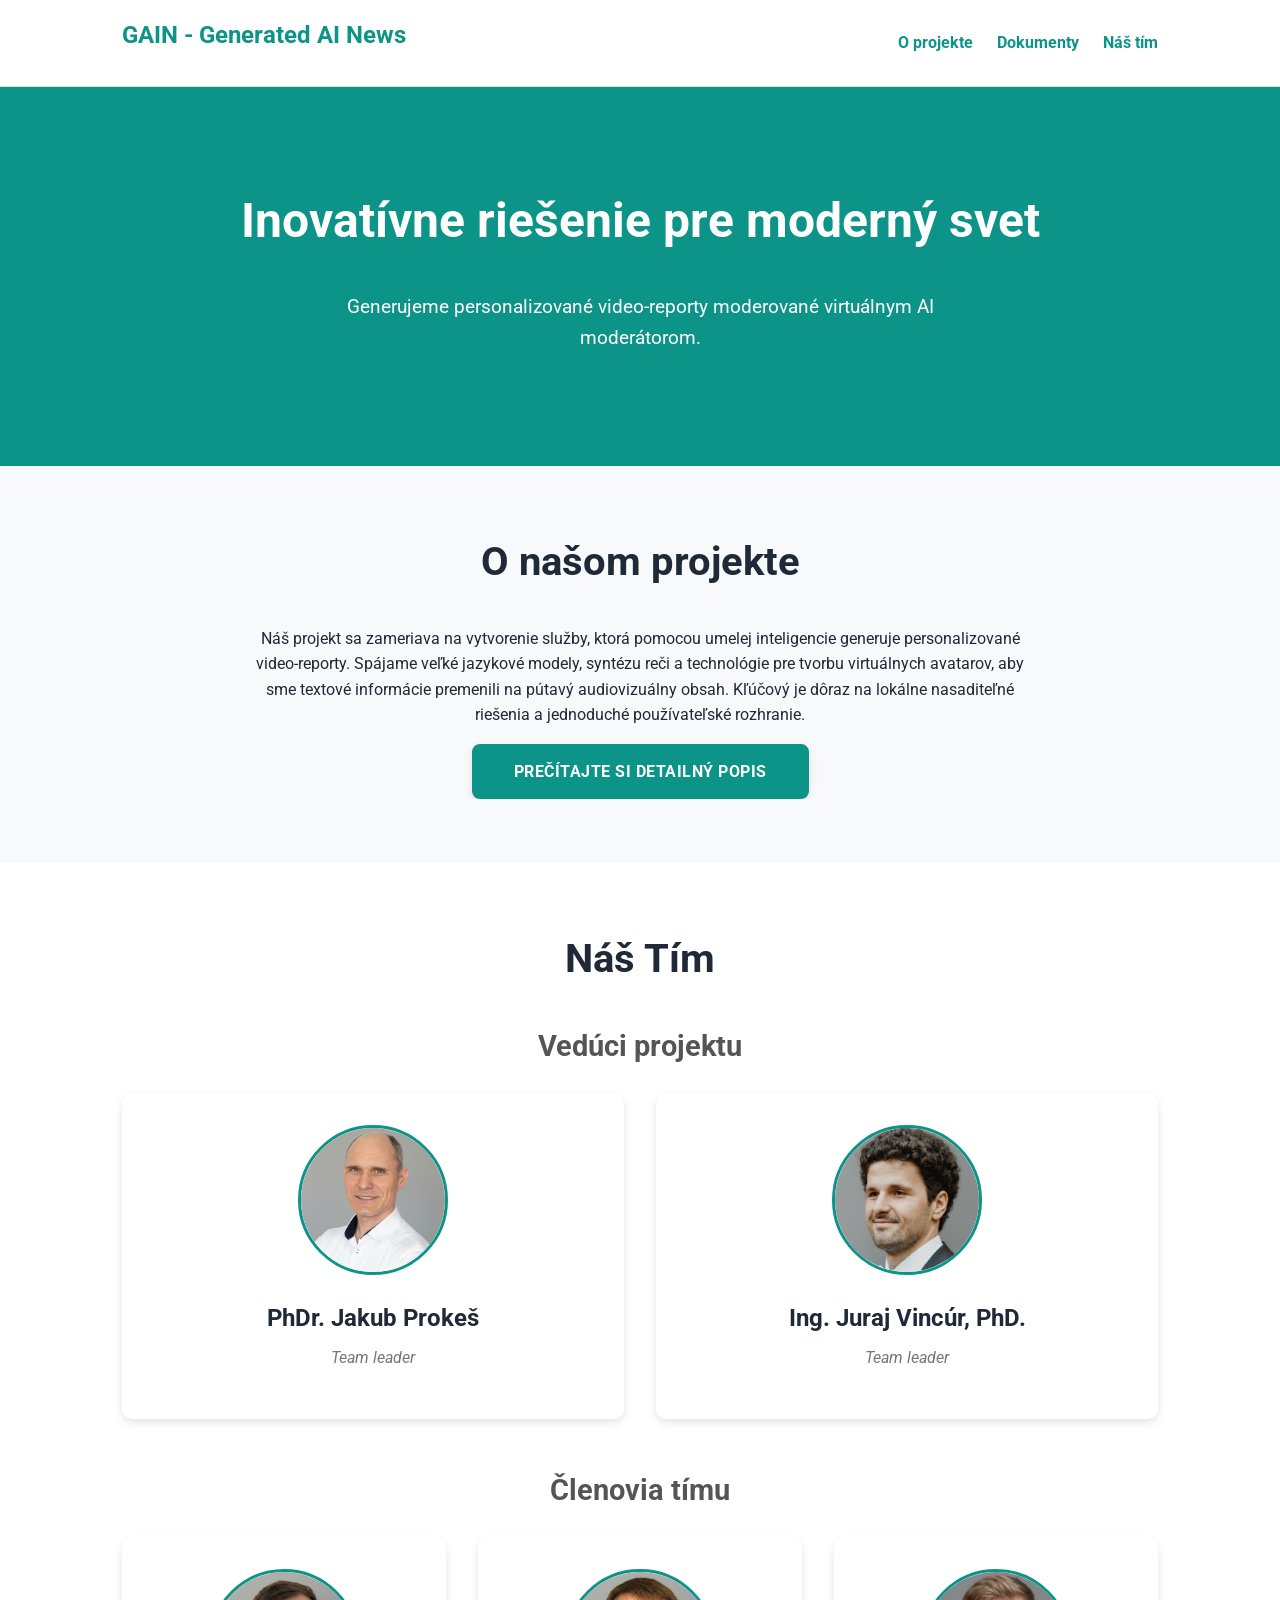
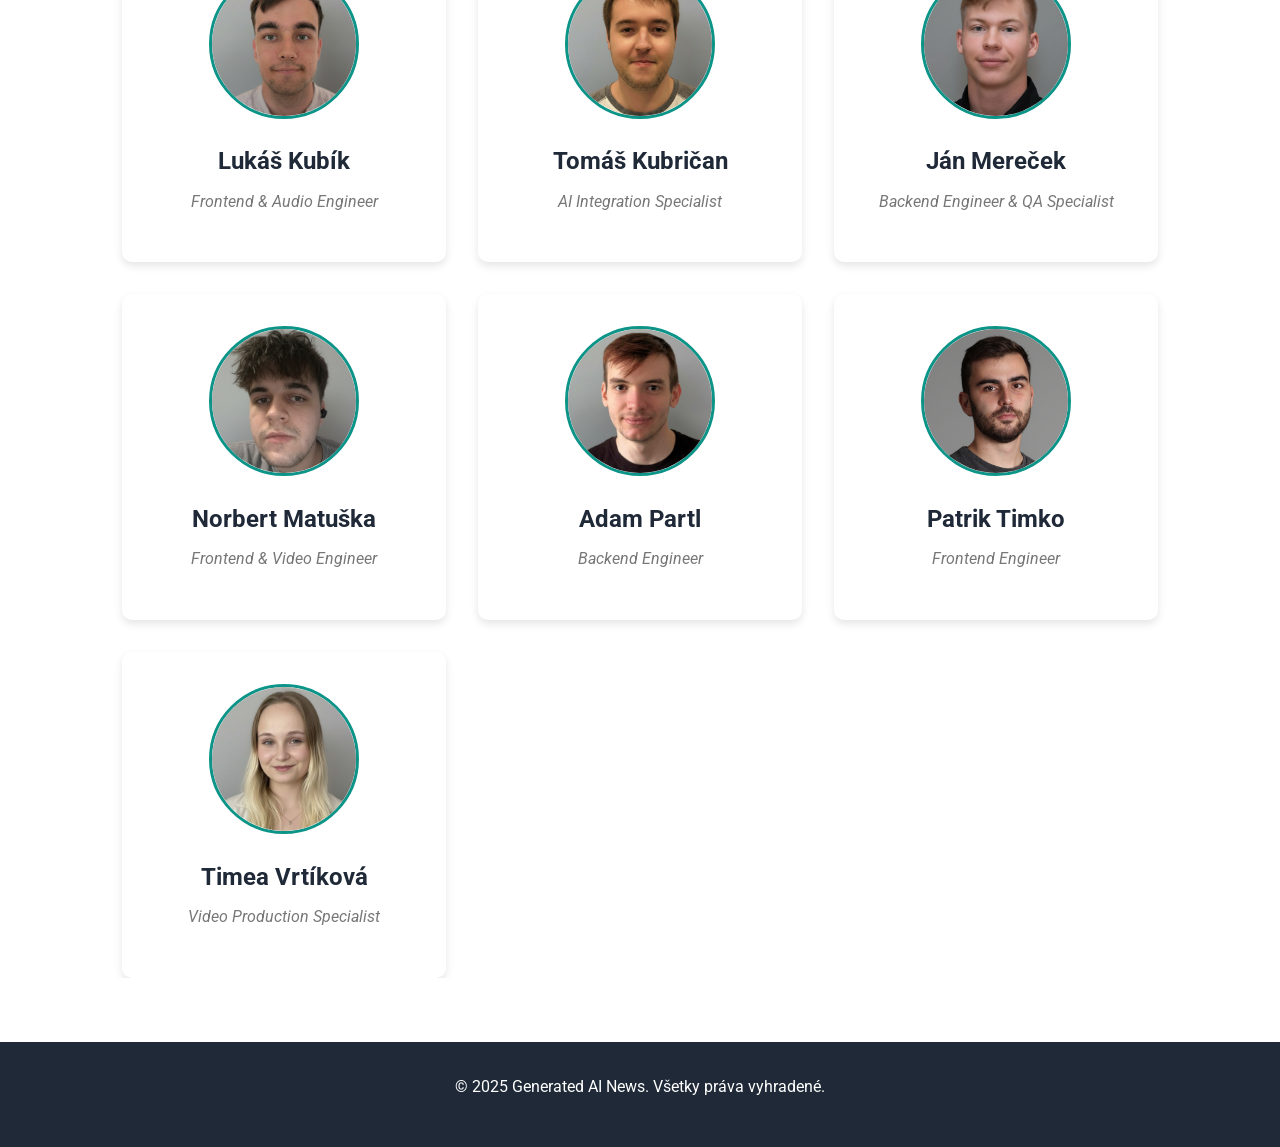
<file: index.html>
<!DOCTYPE html>
<html lang="sk">
<head>
    <meta charset="UTF-8">
    <meta name="viewport" content="width=device-width, initial-scale=1.0">
    <title>GAIN - Generated AI News</title>
    <link rel="stylesheet" href="style.css">
    <link rel="preconnect" href="https://fonts.googleapis.com">
    <link rel="preconnect" href="https://fonts.gstatic.com" crossorigin>
    <link href="https://fonts.googleapis.com/css2?family=Roboto:wght@400;700&display=swap" rel="stylesheet">
    <link rel="apple-touch-icon" sizes="180x180" href="apple-touch-icon.png">
    <link rel="icon" type="image/png" sizes="32x32" href="favicon-32x32.png">
    <link rel="icon" type="image/png" sizes="16x16" href="favicon-16x16.png">
    <link rel="manifest" href="site.webmanifest">
</head>
<body>

    <!-- HLAVIČKA S NAVIGÁCIOU -->
    <header>
        <div class="container">
            <a href="index.html" class="logo-link"><h1 class="logo">GAIN - Generated AI News</h1></a>
            <nav>
                <ul>
                    <li><a href="projekt.html">O projekte</a></li>
                    <li><a href="dokumenty.html">Dokumenty</a></li>
                    <li><a href="#tim">Náš tím</a></li>
                </ul>
            </nav>
        </div>
    </header>

    <main>
        <!-- ÚVODNÁ SEKCIA (HERO) -->
        <section id="hero">
            <div class="container">
                <h2>Inovatívne riešenie pre moderný svet</h2>
                <p>Generujeme personalizované video-reporty moderované virtuálnym AI moderátorom.</p>
            </div>
        </section>

        <!-- SEKCIA O PROJEKTE (SKRÁTENÁ VERZIA) -->
        <section id="o-projekte">
            <div class="container">
                <h2>O našom projekte</h2>
                <p>Náš projekt sa zameriava na vytvorenie služby, ktorá pomocou umelej inteligencie generuje personalizované video-reporty. Spájame veľké jazykové modely, syntézu reči a technológie pre tvorbu virtuálnych avatarov, aby sme textové informácie premenili na pútavý audiovizuálny obsah. Kľúčový je dôraz na lokálne nasaditeľné riešenia a jednoduché používateľské rozhranie.</p>
                <a href="projekt.html" class="button">Prečítajte si detailný popis</a>
            </div>
        </section>

        <!-- SEKCIA NÁŠ TÍM -->
        <section id="tim">
            <div class="container">
                <h2>Náš Tím</h2>
                <h3 class="podnadpis-timu">Vedúci projektu</h3>
                <div class="tim-grid">
                    <div class="clen-timu">
                        <img src="fotky/upravene/Jakub_Prokeš.png" alt="Fotka Jakuba Prokeša">
                        <h3>PhDr. Jakub Prokeš</h3>
                        <p class="rola">Team leader</p>
                    </div>
                    <div class="clen-timu">
                        <img src="fotky/upravene/Juraj_Vincúr.png" alt="Fotka Juraja Vincúra">
                        <h3>Ing. Juraj Vincúr, PhD.</h3>
                        <p class="rola">Team leader</p>
                    </div>
                </div>
                <h3 class="podnadpis-timu">Členovia tímu</h3>
                <div class="tim-grid">
                    <div class="clen-timu"><img src="fotky/upravene/Lukáš_Kubík.png" alt="Fotka Lukáša Kubíka"><h3>Lukáš Kubík</h3><p class="rola">Frontend & Audio Engineer</p></div>
                    <div class="clen-timu"><img src="fotky/upravene/Tomáš_Kubričan.png" alt="Fotka Tomáša Kubričana"><h3>Tomáš Kubričan</h3><p class="rola">AI Integration Specialist</p></div>
                    <div class="clen-timu"><img src="fotky/upravene/Ján_Mereček.png" alt="Fotka Jána Merečka"><h3>Ján Mereček</h3><p class="rola">Backend Engineer & QA Specialist</p></div>
                    <div class="clen-timu"><img src="fotky/upravene/Norbert_Matuška.png" alt="Fotka Norberta Matušku"><h3>Norbert Matuška</h3><p class="rola">Frontend & Video Engineer</p></div>
                    <div class="clen-timu"><img src="fotky/upravene/Adam_Partl.png" alt="Fotka Adama Partla"><h3>Adam Partl</h3><p class="rola">Backend Engineer</p></div>
                    <div class="clen-timu"><img src="fotky/upravene/Patrik_Timko.png" alt="Fotka Patrika Timka"><h3>Patrik Timko</h3><p class="rola">Frontend Engineer</p></div>
                    <div class="clen-timu"><img src="fotky/upravene/Timea_Vrtíková.jpg" alt="Fotka Timei Vrtíkovej"><h3>Timea Vrtíková</h3><p class="rola">Video Production Specialist</p></div>
                </div>
            </div>
        </section>

    </main>

    <!-- PÄTIČKA -->
    <footer>
        <div class="container">
            <p>&copy; 2025 Generated AI News. Všetky práva vyhradené.</p>
        </div>
    </footer>

</body>
</html>
</file>
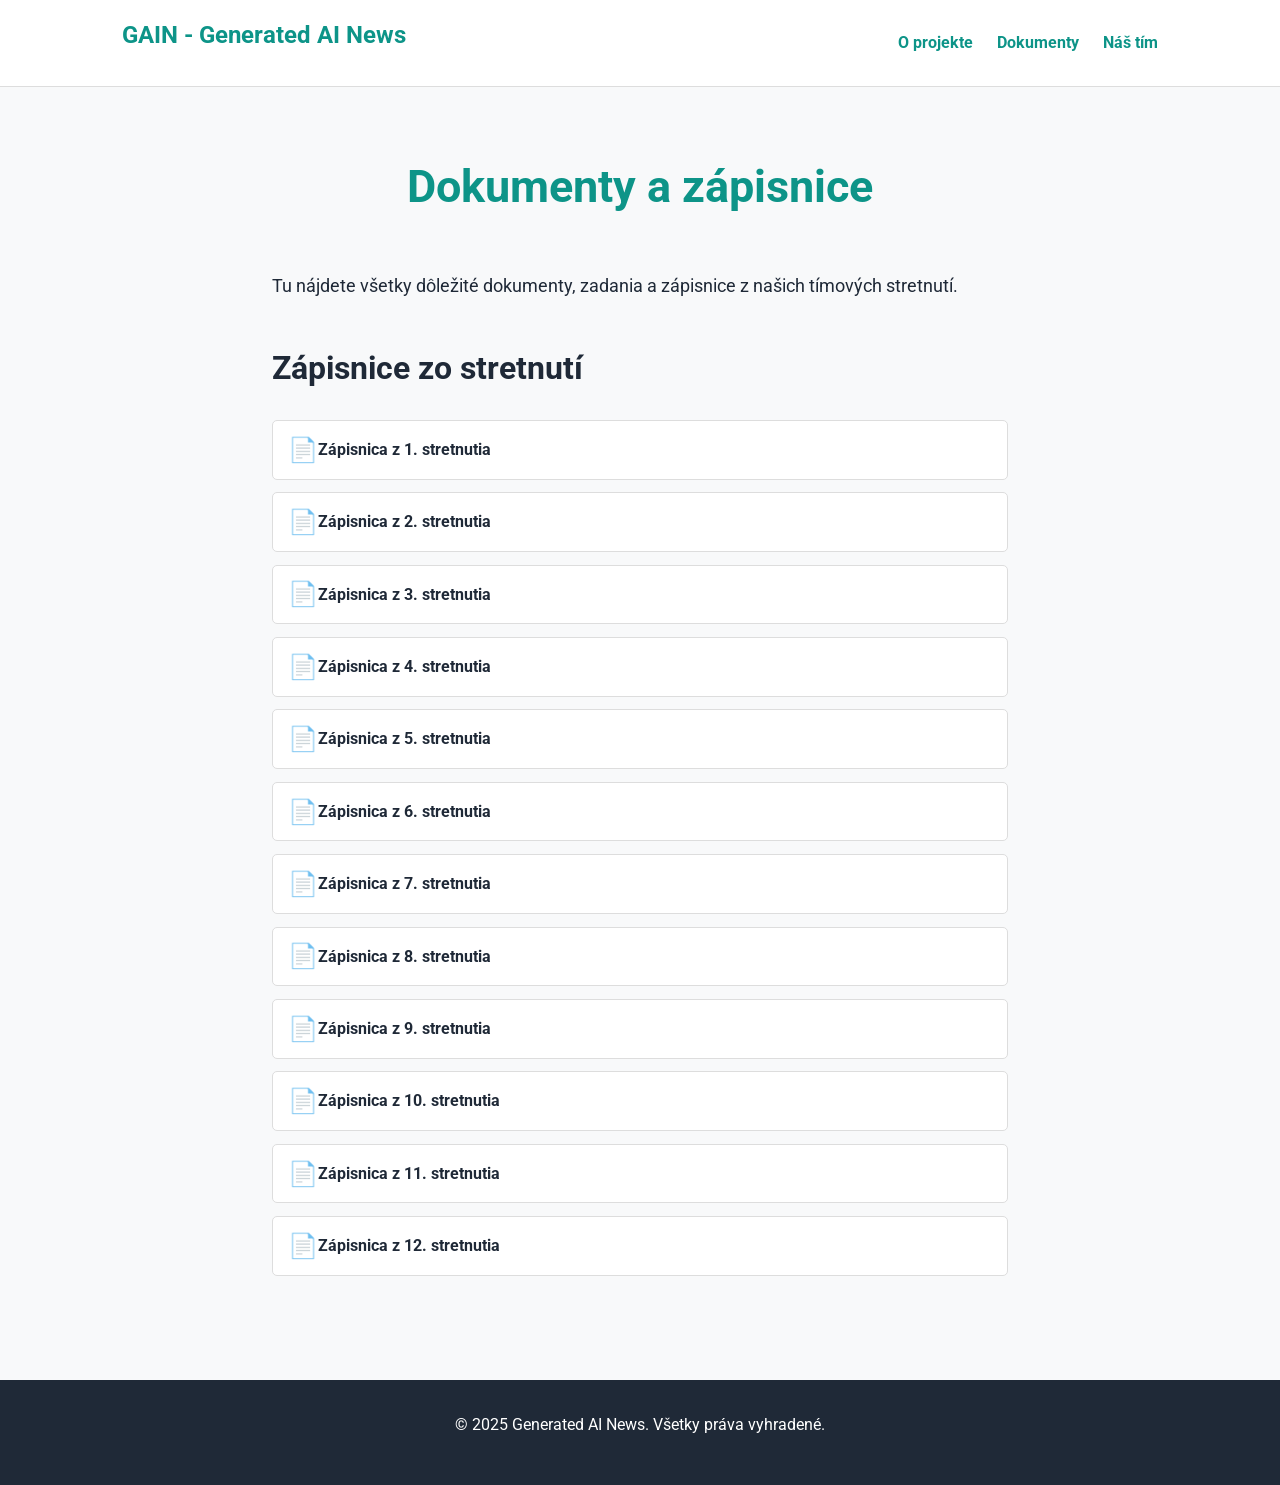
<file: dokumenty.html>
<!DOCTYPE html>
<html lang="sk">
<head>
    <meta charset="UTF-8">
    <meta name="viewport" content="width=device-width, initial-scale=1.0">
    <title>Dokumenty - Projekt GAIN</title>
    <link rel="stylesheet" href="style.css">
    <link rel="preconnect" href="https://fonts.googleapis.com">
    <link rel="preconnect" href="https://fonts.gstatic.com" crossorigin>
    <link href="https://fonts.googleapis.com/css2?family=Roboto:wght@400;700&display=swap" rel="stylesheet">
    <link rel="apple-touch-icon" sizes="180x180" href="apple-touch-icon.png">
    <link rel="icon" type="image/png" sizes="32x32" href="favicon-32x32.png">
    <link rel="icon" type="image/png" sizes="16x16" href="favicon-16x16.png">
    <link rel="manifest" href="site.webmanifest">
</head>
<body>

    <!-- HLAVIČKA S NAVIGÁCIOU -->
    <header>
        <div class="container">
            <a href="index.html" class="logo-link"><h1 class="logo">GAIN - Generated AI News</h1></a>
            <nav>
                <ul>
                    <li><a href="projekt.html">O projekte</a></li>
                    <li><a href="dokumenty.html">Dokumenty</a></li>
                    <li><a href="index.html#tim">Náš tím</a></li>
                </ul>
            </nav>
        </div>
    </header>

    <main>
        <!-- SEKCIA S DOKUMENTAMI -->
        <section id="dokumenty">
            <div class="container page-content">
                <h1>Dokumenty a zápisnice</h1>
                <p>Tu nájdete všetky dôležité dokumenty, zadania a zápisnice z našich tímových stretnutí.</p>

                <!-- Skupina dokumentov 1 -->
                <h2>Zápisnice zo stretnutí</h2>
                <ul class="document-list">
                    <li>
                        <a href="zapisnice/1. stretnutie.docx" target="_blank">Zápisnica z 1. stretnutia</a>
                    </li>
                    <li>
                        <a href="zapisnice/2. stretnutie.docx" target="_blank">Zápisnica z 2. stretnutia</a>
                    </li>
                    <li>
                        <a href="zapisnice/3. stretnutie.docx" target="_blank">Zápisnica z 3. stretnutia</a>
                    </li>
                    <li>
                        <a href="zapisnice/4. stretnutie.docx" target="_blank">Zápisnica z 4. stretnutia</a>
                    </li>
                    <li>
                        <a href="zapisnice/5. stretnutie.docx" target="_blank">Zápisnica z 5. stretnutia</a>
                    </li>
                    <li>
                        <a href="zapisnice/6. stretnutie.docx" target="_blank">Zápisnica z 6. stretnutia</a>
                    </li>
                    <li>
                        <a href="zapisnice/7. stretnutie.docx" target="_blank">Zápisnica z 7. stretnutia</a>
                    </li>
                    <li>
                        <a href="zapisnice/8. stretnutie.docx" target="_blank">Zápisnica z 8. stretnutia</a>
                    </li>
                    <li>
                        <a href="zapisnice/9. stretnutie.docx" target="_blank">Zápisnica z 9. stretnutia</a>
                    </li>
                    <li>
                        <a href="zapisnice/10. stretnutie.docx" target="_blank">Zápisnica z 10. stretnutia</a>
                    </li>
                    <li>
                        <a href="zapisnice/11. stretnutie.docx" target="_blank">Zápisnica z 11. stretnutia</a>
                    </li>
                    <li>
                        <a href="zapisnice/12. stretnutie.docx" target="_blank">Zápisnica z 12. stretnutia</a>
                    </li>
                </ul>
            </div>
        </section>
    </main>

    <!-- PÄTIČKA -->
    <footer>
        <div class="container">
            <p>&copy; 2025 Generated AI News. Všetky práva vyhradené.</p>
        </div>
    </footer>

</body>
</html>
</file>
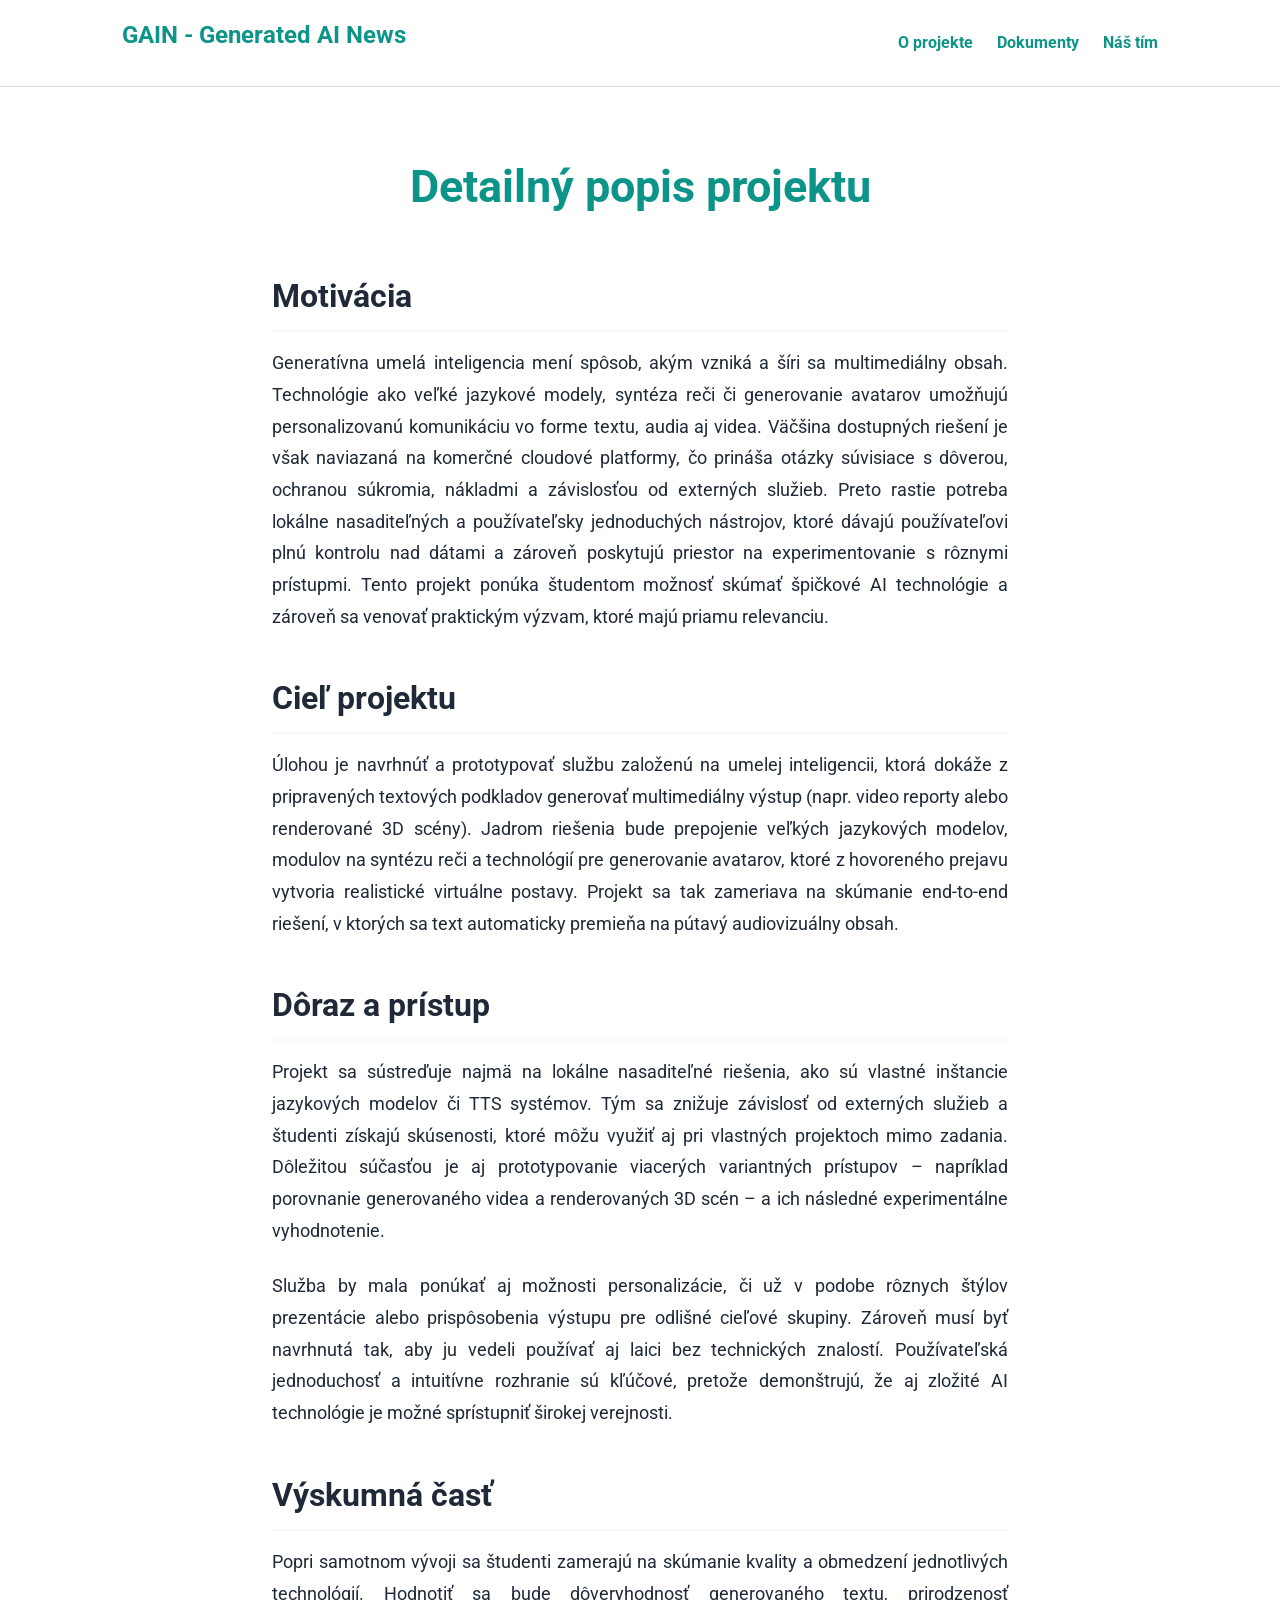
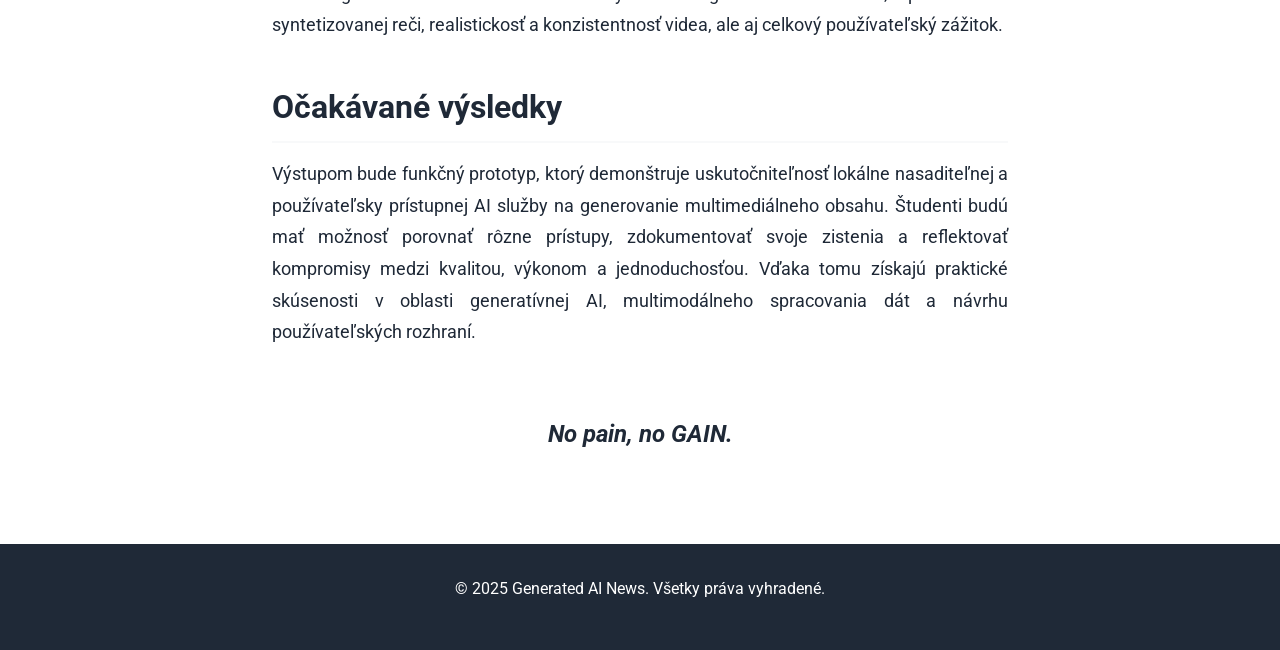
<file: projekt.html>
<!DOCTYPE html>
<html lang="sk">
<head>
    <meta charset="UTF-8">
    <meta name="viewport" content="width=device-width, initial-scale=1.0">
    <title>Podrobnosti o projekte GAIN</title>
    <link rel="stylesheet" href="style.css">
    <link rel="preconnect" href="https://fonts.googleapis.com">
    <link rel="preconnect" href="https://fonts.gstatic.com" crossorigin>
    <link href="https://fonts.googleapis.com/css2?family=Roboto:wght@400;700&display=swap" rel="stylesheet">
    <link rel="apple-touch-icon" sizes="180x180" href="apple-touch-icon.png">
    <link rel="icon" type="image/png" sizes="32x32" href="favicon-32x32.png">
    <link rel="icon" type="image/png" sizes="16x16" href="favicon-16x16.png">
    <link rel="manifest" href="site.webmanifest">
</head>
<body>

    <!-- HLAVIČKA S NAVIGÁCIOU -->
    <header>
        <div class="container">
            <a href="index.html" class="logo-link"><h1 class="logo">GAIN - Generated AI News</h1></a>
            <nav>
                <ul>
                    <li><a href="projekt.html">O projekte</a></li>
                    <li><a href="dokumenty.html">Dokumenty</a></li>
                    <li><a href="index.html#tim">Náš tím</a></li>
                </ul>
            </nav>
        </div>
    </header>

    <main>
        <!-- SEKCIA S DETAILNÝM POPISOM PROJEKTU -->
        <section id="project-details">
            <div class="container page-content">
                <h1>Detailný popis projektu</h1>

                <h2>Motivácia</h2>
                <p>Generatívna umelá inteligencia mení spôsob, akým vzniká a šíri sa multimediálny obsah. Technológie ako veľké jazykové modely, syntéza reči či generovanie avatarov umožňujú personalizovanú komunikáciu vo forme textu, audia aj videa. Väčšina dostupných riešení je však naviazaná na komerčné cloudové platformy, čo prináša otázky súvisiace s dôverou, ochranou súkromia, nákladmi a závislosťou od externých služieb. Preto rastie potreba lokálne nasaditeľných a používateľsky jednoduchých nástrojov, ktoré dávajú používateľovi plnú kontrolu nad dátami a zároveň poskytujú priestor na experimentovanie s rôznymi prístupmi. Tento projekt ponúka študentom možnosť skúmať špičkové AI technológie a zároveň sa venovať praktickým výzvam, ktoré majú priamu relevanciu.</p>

                <h2>Cieľ projektu</h2>
                <p>Úlohou je navrhnúť a prototypovať službu založenú na umelej inteligencii, ktorá dokáže z pripravených textových podkladov generovať multimediálny výstup (napr. video reporty alebo renderované 3D scény). Jadrom riešenia bude prepojenie veľkých jazykových modelov, modulov na syntézu reči a technológií pre generovanie avatarov, ktoré z hovoreného prejavu vytvoria realistické virtuálne postavy. Projekt sa tak zameriava na skúmanie end-to-end riešení, v ktorých sa text automaticky premieňa na pútavý audiovizuálny obsah.</p>

                <h2>Dôraz a prístup</h2>
                <p>Projekt sa sústreďuje najmä na lokálne nasaditeľné riešenia, ako sú vlastné inštancie jazykových modelov či TTS systémov. Tým sa znižuje závislosť od externých služieb a študenti získajú skúsenosti, ktoré môžu využiť aj pri vlastných projektoch mimo zadania. Dôležitou súčasťou je aj prototypovanie viacerých variantných prístupov – napríklad porovnanie generovaného videa a renderovaných 3D scén – a ich následné experimentálne vyhodnotenie.</p>
                <p>Služba by mala ponúkať aj možnosti personalizácie, či už v podobe rôznych štýlov prezentácie alebo prispôsobenia výstupu pre odlišné cieľové skupiny. Zároveň musí byť navrhnutá tak, aby ju vedeli používať aj laici bez technických znalostí. Používateľská jednoduchosť a intuitívne rozhranie sú kľúčové, pretože demonštrujú, že aj zložité AI technológie je možné sprístupniť širokej verejnosti.</p>

                <h2>Výskumná časť</h2>
                <p>Popri samotnom vývoji sa študenti zamerajú na skúmanie kvality a obmedzení jednotlivých technológií. Hodnotiť sa bude dôveryhodnosť generovaného textu, prirodzenosť syntetizovanej reči, realistickosť a konzistentnosť videa, ale aj celkový používateľský zážitok.</p>

                <h2>Očakávané výsledky</h2>
                <p>Výstupom bude funkčný prototyp, ktorý demonštruje uskutočniteľnosť lokálne nasaditeľnej a používateľsky prístupnej AI služby na generovanie multimediálneho obsahu. Študenti budú mať možnosť porovnať rôzne prístupy, zdokumentovať svoje zistenia a reflektovať kompromisy medzi kvalitou, výkonom a jednoduchosťou. Vďaka tomu získajú praktické skúsenosti v oblasti generatívnej AI, multimodálneho spracovania dát a návrhu používateľských rozhraní.</p>

                <p class="slogan">No pain, no GAIN.</p>
            </div>
        </section>
    </main>

    <!-- PÄTIČKA -->
    <footer>
        <div class="container">
            <p>&copy; 2025 Generated AI News. Všetky práva vyhradené.</p>
        </div>
    </footer>

</body>
</html>
</file>
<file: style.css>
/* --- ZÁKLADNÉ NASTAVENIA A FARBY --- */
:root {
    --primarna-farba: #0D9488;
    --sekundarna-farba: #F8F9FA;
    --farba-textu: #1F2937;
    --biela-farba: #ffffff;
    --tien: 0 4px 8px rgba(0,0,0,0.1);
}

* {
    box-sizing: border-box;
    margin: 0;
    padding: 0;
}

body {
    font-family: 'Roboto', sans-serif;
    line-height: 1.6;
    color: var(--farba-textu);
    background-color: var(--biela-farba);
}

.container {
    max-width: 1100px;
    margin: auto;
    overflow: hidden;
    padding: 0 2rem;
}

h1, h2, h3 {
    margin-bottom: 1rem;
}

h2 {
    text-align: center;
    font-size: 2.5rem;
    margin-bottom: 2rem;
}

p {
    margin-bottom: 1rem;
}

a {
    text-decoration: none;
    color: var(--primarna-farba);
}

section {
    padding: 4rem 0;
}

/* --- HLAVIČKA --- */
header {
    background-color: var(--biela-farba);
    color: var(--farba-textu);
    padding: 1rem 0;
    border-bottom: 1px solid #ddd;
    position: sticky;
    top: 0;
    z-index: 100;
}

header .container {
    display: flex;
    justify-content: space-between;
    align-items: center;
}

header .logo {
    font-size: 1.5rem;
    font-weight: bold;
    color: var(--primarna-farba);
}

header nav ul {
    display: flex;
    list-style: none;
}

header nav ul li {
    margin-left: 1.5rem;
}

header nav a {
    font-weight: bold;
    transition: color 0.3s ease;
}

header nav a:hover {
    color: #003d6b;
}

/* --- ÚVODNÁ SEKCIA (HERO) --- */
#hero {
    background-color: var(--primarna-farba);
    color: var(--biela-farba);
    text-align: center;
    padding: 6rem 0;
}

#hero h2 {
    font-size: 3rem;
    color: var(--biela-farba);
}

#hero p {
    font-size: 1.2rem;
    max-width: 600px;
    margin: 1rem auto;
}

.button {
    display: inline-block;
    background-color: var(--primarna-farba);
    color: var(--biela-farba);
    padding: 0.8rem 2.5rem;
    border: 2px solid var(--primarna-farba);
    border-radius: 8px;
    font-weight: bold;
    text-transform: uppercase;
    letter-spacing: 0.5px;
    margin-top: 1rem;
    transition: all 0.3s ease;
    box-shadow: var(--tien);
}

.button:hover {
    background-color: transparent;
    color: var(--primarna-farba);
    transform: translateY(-2px);
    box-shadow: 0 6px 12px rgba(0,0,0,0.15);
}

/* --- OSTATNÉ SEKCIE --- */
#o-projekte {
    background-color: var(--sekundarna-farba);
    text-align: center;
}

#o-projekte p {
    max-width: 800px;
    margin: auto;
}

#tim {
    background-color: var(--biela-farba);
}

#kontakt {
    background-color: var(--sekundarna-farba);
    text-align: center;
}

/* --- SEKCIA TÍM --- */
.tim-grid {
    display: grid;
    grid-template-columns: repeat(auto-fit, minmax(250px, 1fr));
    gap: 2rem;
}

.clen-timu {
    background: var(--biela-farba);
    padding: 2rem;
    text-align: center;
    border-radius: 10px;
    box-shadow: var(--tien);
    transition: transform 0.3s ease;
}

.clen-timu:hover {
    transform: translateY(-5px);
}

.clen-timu img {
    width: 150px;
    height: 150px;
    border-radius: 50%;
    object-fit: cover;
    margin-bottom: 1rem;
    border: 3px solid var(--primarna-farba);
}

.clen-timu h3 {
    font-size: 1.5rem;
    margin-bottom: 0.5rem;
}

.clen-timu .rola {
    color: #777;
    font-style: italic;
}

/* --- PÄTA --- */
footer {
    background-color: var(--farba-textu);
    color: var(--biela-farba);
    text-align: center;
    padding: 2rem 0;
}

/* --- RESPONZIVITA PRE MOBILNÉ ZARIADENIA --- */
@media (max-width: 768px) {
    h2 {
        font-size: 2rem;
    }

    header .container {
        flex-direction: column;
    }

    header .logo {
        margin-bottom: 1rem;
    }

    header nav ul {
        padding: 0;
    }
}
/* --- DOPLNKOVÉ ŠTÝLY PRE VYLEPŠENIA --- */

/* Vylepšenie zoznamu v sekcii "O projekte" */
#o-projekte .emphasis {
    font-weight: bold;
    margin-top: 2rem;
    margin-bottom: 1rem;
}

#o-projekte ul {
    list-style: none;
    padding-left: 0;
    max-width: 800px;
    margin: 0 auto;
    text-align: left;
}

#o-projekte li {
    position: relative;
    padding-left: 30px;
    margin-bottom: 1rem;
    font-size: 1.1rem;
}

#o-projekte li::before {
    content: '✓';
    position: absolute;
    left: 0;
    top: -2px;
    color: var(--primarna-farba);
    font-weight: bold;
    font-size: 1.4rem;
}


/* Podnadpisy pre rozdelenie tímu */
.podnadpis-timu {
    text-align: center;
    font-size: 1.8rem;
    color: #555;
    margin-top: 3rem;
    margin-bottom: 1.5rem;
    font-weight: 700;
}

/* Prvý podnadpis bude mať menšiu hornú medzeru */
.podnadpis-timu:first-of-type {
    margin-top: 1rem;
}

/* --- ŠTÝLY PRE PODSTRÁNKU PROJEKT.HTML --- */

#project-details {
    background-color: var(--biela-farba);
    padding: 4rem 0;
}

/* Obal pre obsah, aby text nebol príliš široký */
.page-content {
    max-width: 800px;
    margin: 0 auto;
}

.page-content h1 {
    font-size: 2.8rem;
    text-align: center;
    color: var(--primarna-farba);
    margin-bottom: 3rem;
}

.page-content h2 {
    font-size: 2rem;
    text-align: left;
    margin-top: 2.5rem;
    margin-bottom: 1rem;
    border-bottom: 2px solid var(--sekundarna-farba);
    padding-bottom: 0.5rem;
}

.page-content p {
    font-size: 1.1rem;
    line-height: 1.8;
    margin-bottom: 1.5rem;
}

.page-content .slogan {
    font-size: 1.5rem;
    text-align: center;
    margin-top: 4rem;
    font-weight: bold;
    font-style: italic;
    color: var(--farba-textu);
}

/* Štýl pre logo, aby bolo klikateľné */
.logo-link {
    text-decoration: none;
}
/* --- ŠTÝLY PRE STRÁNKU S DOKUMENTAMI --- */

#dokumenty {
    background-color: var(--sekundarna-farba);
}

.document-list {
    list-style: none;
    padding: 0;
    margin-bottom: 2.5rem;
}

.document-list li {
    background-color: #fff;
    border: 1px solid #ddd;
    border-radius: 5px;
    margin-bottom: 0.8rem;
    transition: all 0.3s ease;
}

.document-list li:hover {
    transform: translateX(5px);
    border-left: 5px solid var(--primarna-farba);
    box-shadow: var(--tien);
}

.document-list a {
    display: block;
    padding: 1rem 1.5rem;
    text-decoration: none;
    color: var(--farba-textu);
    font-weight: bold;
    position: relative;
    padding-left: 45px;
}

/* Ikona súboru pred odkazom */
.document-list a::before {
    content: '📄';
    font-size: 1.5rem;
    position: absolute;
    left: 15px;
    top: 50%;
    transform: translateY(-50%);
}

/* Rozlíšenie ikon podľa typu súboru (voliteľné, ale pekné) */
.document-list a[href$=".pdf"]::before { content: '📕'; } /* Pre PDF */
.document-list a[href$=".docx"]::before { content: '📄'; } /* Pre Word */
.document-list a[href$=".pptx"]::before { content: '💻'; } /* Pre PowerPoint */

/* --- FINÁLNE PRAVIDLÁ PRE ZAROVNANIE TEXTOV --- */

/* 1. Dlhé texty na podstránkach (projekt.html) budú zarovnané DO BLOKU */
.page-content p {
    text-align: justify;
}

/* 2. Krátky text v sekcii "O našom projekte" na hlavnej stránke (index.html) bude NA STRED */
#o-projekte p {
    text-align: center;
}

/* 3. Slogan "No pain, no GAIN" zostane vždy NA STRED */
.page-content .slogan {
    text-align: center;
}
</file>
